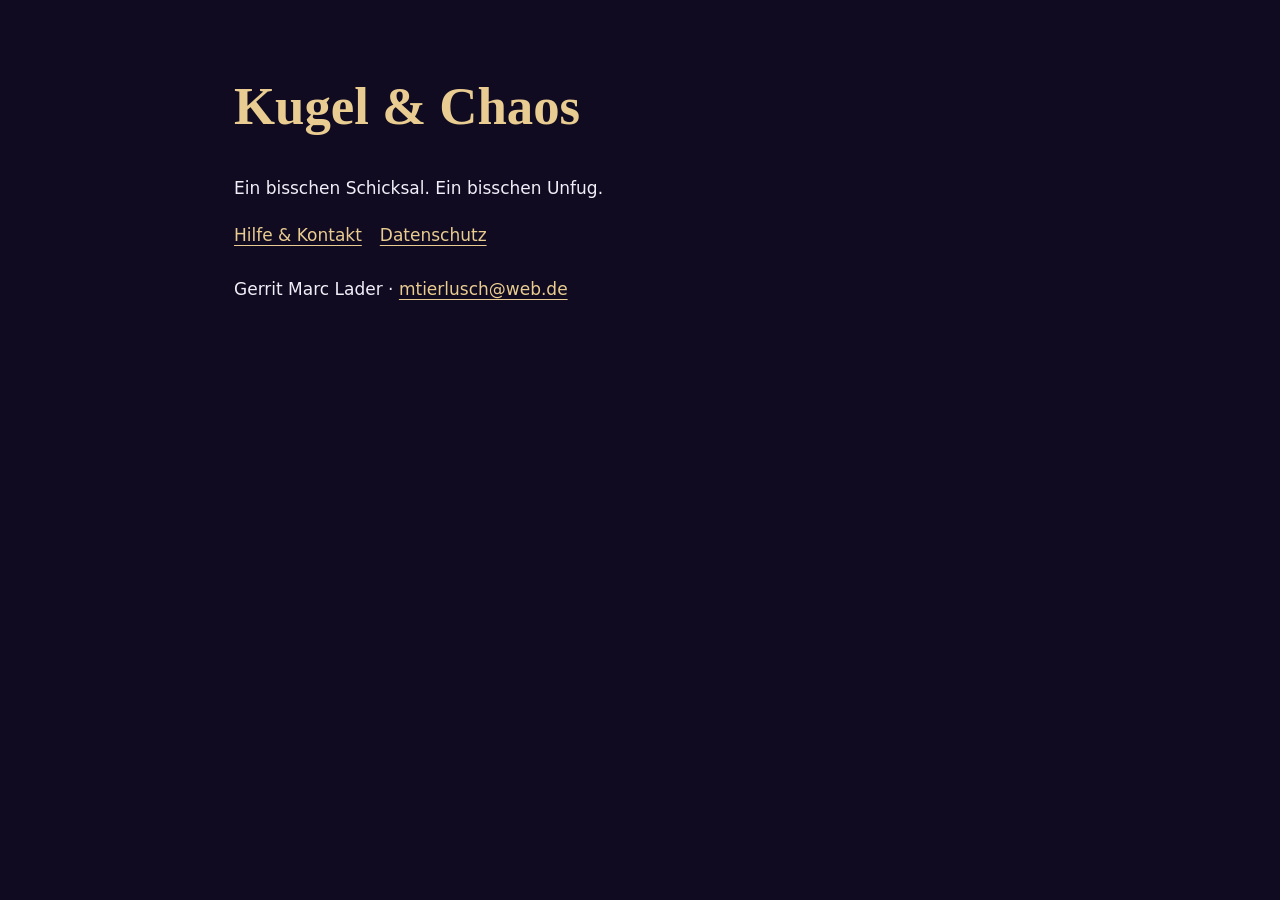
<file: index.html>
<!doctype html><html lang="de"><head><meta charset="utf-8"><meta name="viewport" content="width=device-width,initial-scale=1"><title>Kugel &amp; Chaos — Hilfe</title><link rel="stylesheet" href="style.css"></head><body><main><h1>Kugel &amp; Chaos</h1><p>Ein bisschen Schicksal. Ein bisschen Unfug.</p><nav><a href="support.html">Hilfe &amp; Kontakt</a><a href="privacy.html">Datenschutz</a></nav><p>Gerrit Marc Lader · <a href="mailto:mtierlusch@web.de">mtierlusch@web.de</a></p></main></body></html>
</file>
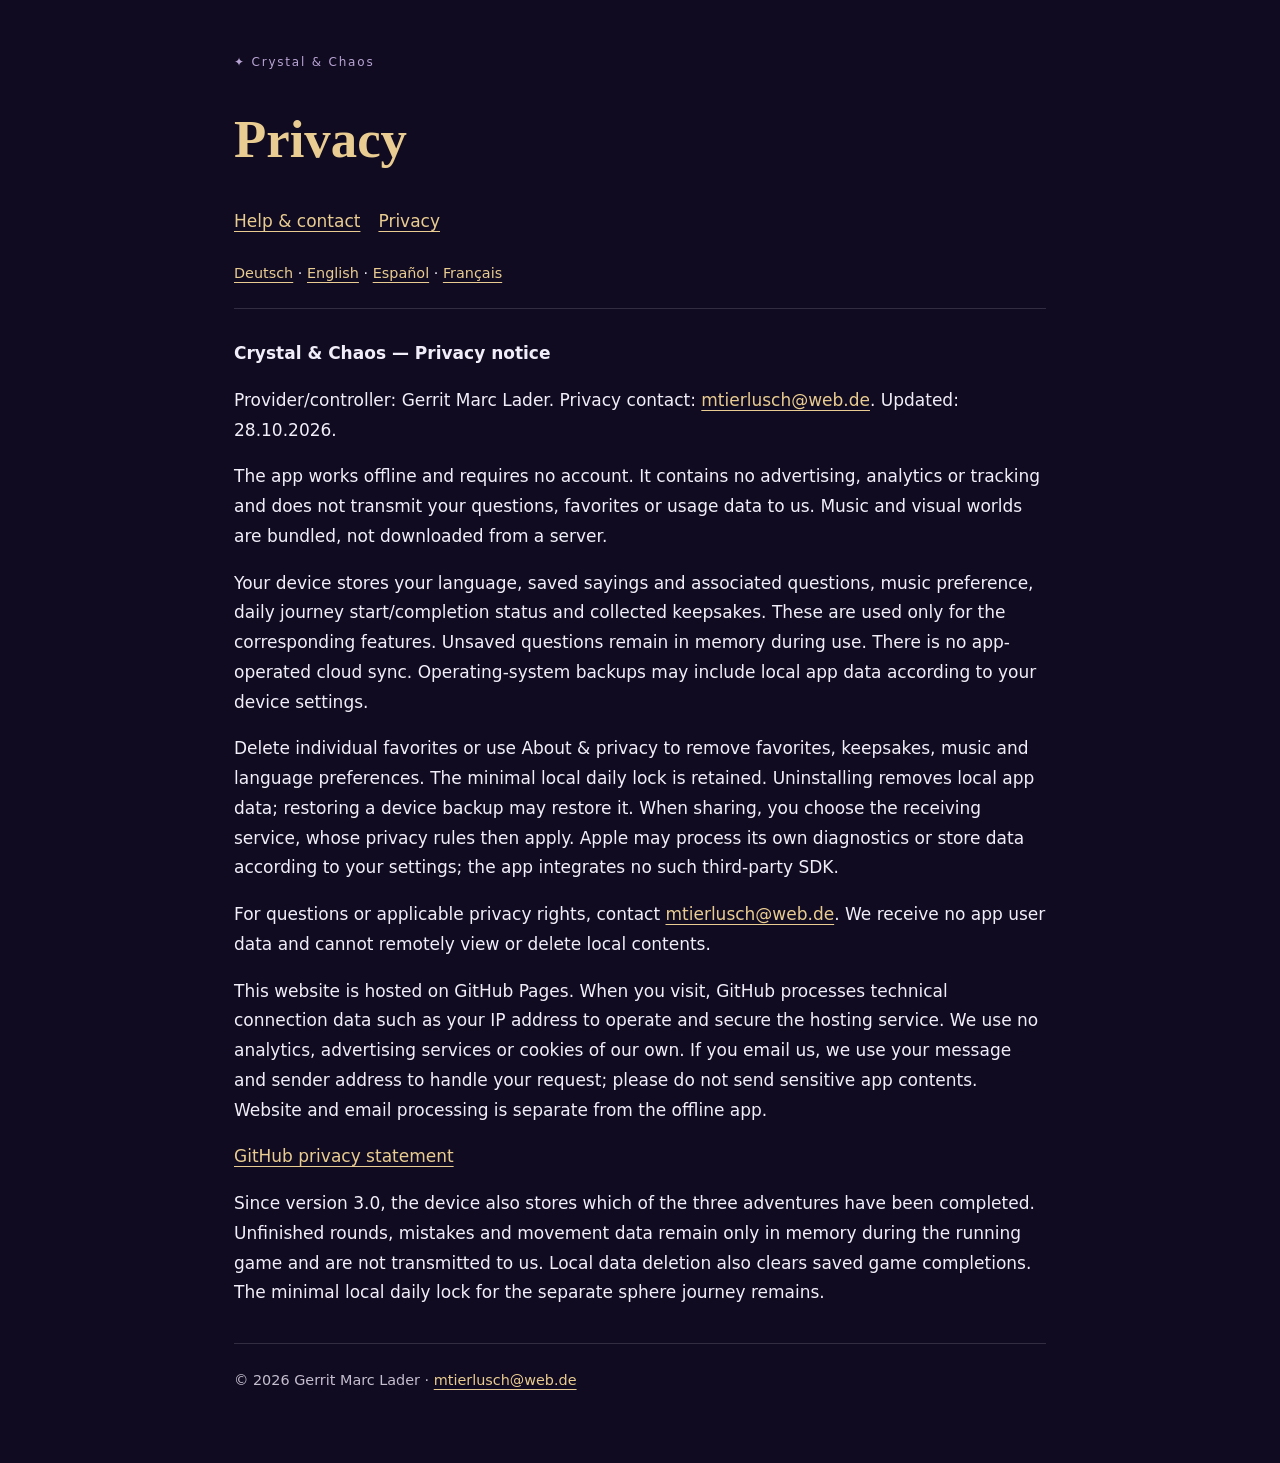
<file: privacy-en.html>
<!doctype html>
<html lang="en"><head><meta charset="utf-8"><meta name="viewport" content="width=device-width,initial-scale=1"><meta name="description" content="Privacy — Crystal &amp; Chaos"><title>Privacy — Crystal &amp; Chaos</title><link rel="stylesheet" href="style.css"></head>
<body><main><header><p class="badge">✦ Crystal &amp; Chaos</p><h1>Privacy</h1><nav><a href="support-en.html">Help & contact</a><a href="privacy-en.html">Privacy</a></nav><div class="languages"><a href="privacy.html" lang="de" hreflang="de">Deutsch</a> · <a href="privacy-en.html" lang="en" hreflang="en">English</a> · <a href="privacy-es.html" lang="es" hreflang="es">Español</a> · <a href="privacy-fr.html" lang="fr" hreflang="fr">Français</a></div></header><article><p><strong>Crystal &amp; Chaos — Privacy notice</strong></p>
<p>Provider/controller: Gerrit Marc Lader. Privacy contact: <a href="mailto:mtierlusch@web.de">mtierlusch@web.de</a>. Updated: 28.10.2026.</p>
<p>The app works offline and requires no account. It contains no advertising, analytics or tracking and does not transmit your questions, favorites or usage data to us. Music and visual worlds are bundled, not downloaded from a server.</p>
<p>Your device stores your language, saved sayings and associated questions, music preference, daily journey start/completion status and collected keepsakes. These are used only for the corresponding features. Unsaved questions remain in memory during use. There is no app-operated cloud sync. Operating-system backups may include local app data according to your device settings.</p>
<p>Delete individual favorites or use About &amp; privacy to remove favorites, keepsakes, music and language preferences. The minimal local daily lock is retained. Uninstalling removes local app data; restoring a device backup may restore it. When sharing, you choose the receiving service, whose privacy rules then apply. Apple may process its own diagnostics or store data according to your settings; the app integrates no such third-party SDK.</p>
<p>For questions or applicable privacy rights, contact <a href="mailto:mtierlusch@web.de">mtierlusch@web.de</a>. We receive no app user data and cannot remotely view or delete local contents.</p><p>This website is hosted on GitHub Pages. When you visit, GitHub processes technical connection data such as your IP address to operate and secure the hosting service. We use no analytics, advertising services or cookies of our own. If you email us, we use your message and sender address to handle your request; please do not send sensitive app contents. Website and email processing is separate from the offline app.</p><p><a href="https://docs.github.com/en/site-policy/privacy-policies/github-general-privacy-statement">GitHub privacy statement</a></p><p>Since version 3.0, the device also stores which of the three adventures have been completed. Unfinished rounds, mistakes and movement data remain only in memory during the running game and are not transmitted to us. Local data deletion also clears saved game completions. The minimal local daily lock for the separate sphere journey remains.</p></article><footer>© 2026 Gerrit Marc Lader · <a href="mailto:mtierlusch@web.de">mtierlusch@web.de</a></footer></main></body></html>
</file>
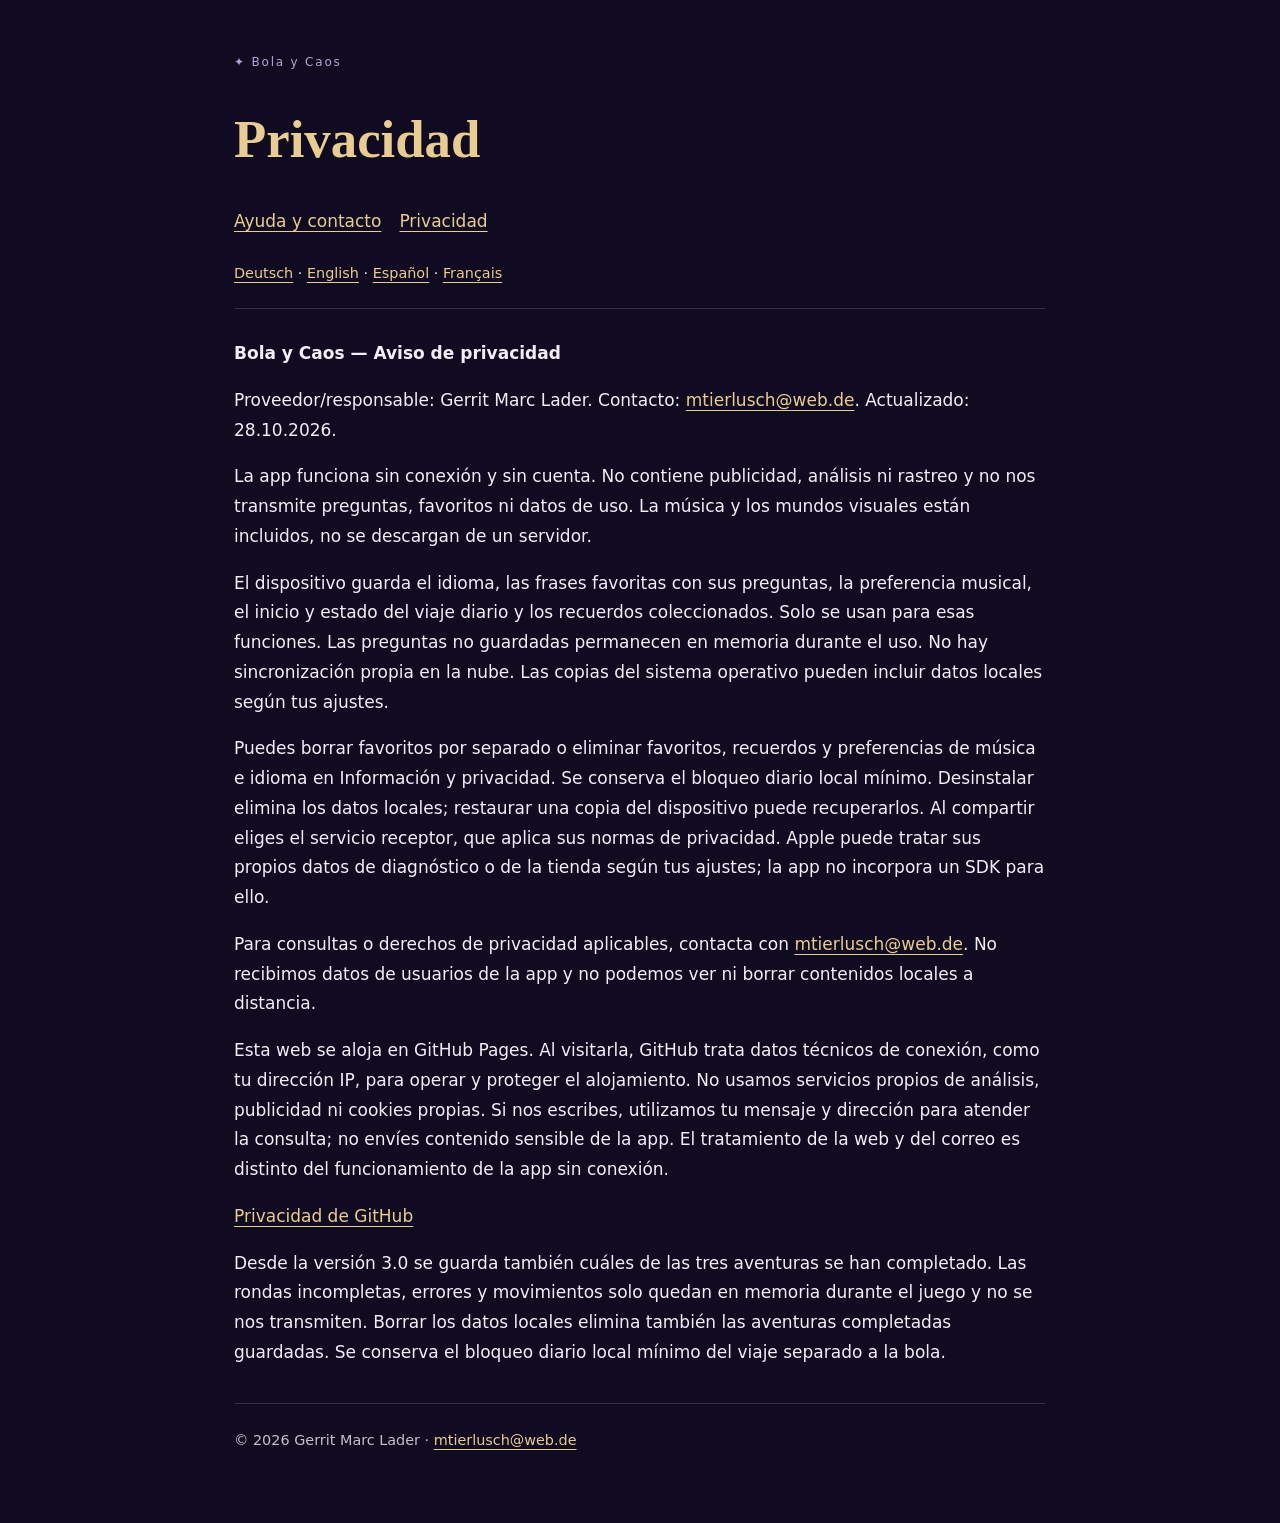
<file: privacy-es.html>
<!doctype html>
<html lang="es"><head><meta charset="utf-8"><meta name="viewport" content="width=device-width,initial-scale=1"><meta name="description" content="Privacidad — Bola y Caos"><title>Privacidad — Bola y Caos</title><link rel="stylesheet" href="style.css"></head>
<body><main><header><p class="badge">✦ Bola y Caos</p><h1>Privacidad</h1><nav><a href="support-es.html">Ayuda y contacto</a><a href="privacy-es.html">Privacidad</a></nav><div class="languages"><a href="privacy.html" lang="de" hreflang="de">Deutsch</a> · <a href="privacy-en.html" lang="en" hreflang="en">English</a> · <a href="privacy-es.html" lang="es" hreflang="es">Español</a> · <a href="privacy-fr.html" lang="fr" hreflang="fr">Français</a></div></header><article><p><strong>Bola y Caos — Aviso de privacidad</strong></p>
<p>Proveedor/responsable: Gerrit Marc Lader. Contacto: <a href="mailto:mtierlusch@web.de">mtierlusch@web.de</a>. Actualizado: 28.10.2026.</p>
<p>La app funciona sin conexión y sin cuenta. No contiene publicidad, análisis ni rastreo y no nos transmite preguntas, favoritos ni datos de uso. La música y los mundos visuales están incluidos, no se descargan de un servidor.</p>
<p>El dispositivo guarda el idioma, las frases favoritas con sus preguntas, la preferencia musical, el inicio y estado del viaje diario y los recuerdos coleccionados. Solo se usan para esas funciones. Las preguntas no guardadas permanecen en memoria durante el uso. No hay sincronización propia en la nube. Las copias del sistema operativo pueden incluir datos locales según tus ajustes.</p>
<p>Puedes borrar favoritos por separado o eliminar favoritos, recuerdos y preferencias de música e idioma en Información y privacidad. Se conserva el bloqueo diario local mínimo. Desinstalar elimina los datos locales; restaurar una copia del dispositivo puede recuperarlos. Al compartir eliges el servicio receptor, que aplica sus normas de privacidad. Apple puede tratar sus propios datos de diagnóstico o de la tienda según tus ajustes; la app no incorpora un SDK para ello.</p>
<p>Para consultas o derechos de privacidad aplicables, contacta con <a href="mailto:mtierlusch@web.de">mtierlusch@web.de</a>. No recibimos datos de usuarios de la app y no podemos ver ni borrar contenidos locales a distancia.</p><p>Esta web se aloja en GitHub Pages. Al visitarla, GitHub trata datos técnicos de conexión, como tu dirección IP, para operar y proteger el alojamiento. No usamos servicios propios de análisis, publicidad ni cookies propias. Si nos escribes, utilizamos tu mensaje y dirección para atender la consulta; no envíes contenido sensible de la app. El tratamiento de la web y del correo es distinto del funcionamiento de la app sin conexión.</p><p><a href="https://docs.github.com/en/site-policy/privacy-policies/github-general-privacy-statement">Privacidad de GitHub</a></p><p>Desde la versión 3.0 se guarda también cuáles de las tres aventuras se han completado. Las rondas incompletas, errores y movimientos solo quedan en memoria durante el juego y no se nos transmiten. Borrar los datos locales elimina también las aventuras completadas guardadas. Se conserva el bloqueo diario local mínimo del viaje separado a la bola.</p></article><footer>© 2026 Gerrit Marc Lader · <a href="mailto:mtierlusch@web.de">mtierlusch@web.de</a></footer></main></body></html>
</file>
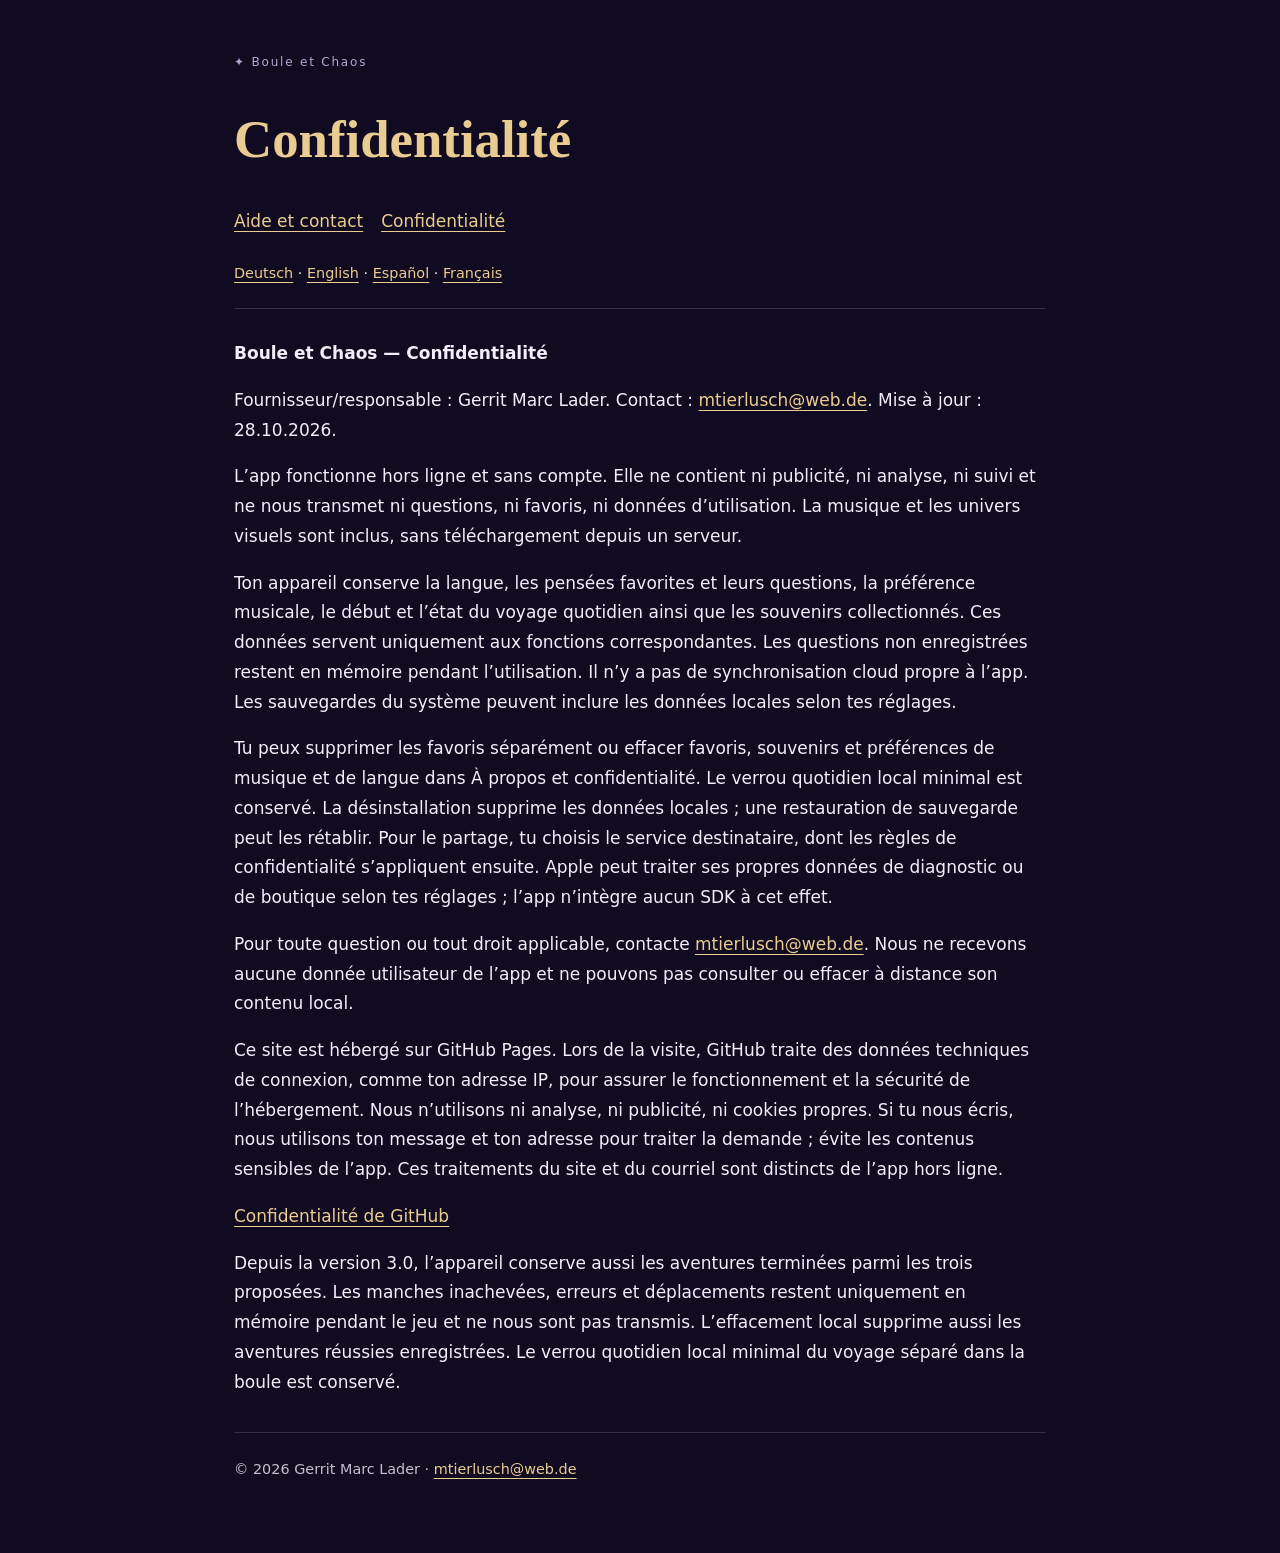
<file: privacy-fr.html>
<!doctype html>
<html lang="fr"><head><meta charset="utf-8"><meta name="viewport" content="width=device-width,initial-scale=1"><meta name="description" content="Confidentialité — Boule et Chaos"><title>Confidentialité — Boule et Chaos</title><link rel="stylesheet" href="style.css"></head>
<body><main><header><p class="badge">✦ Boule et Chaos</p><h1>Confidentialité</h1><nav><a href="support-fr.html">Aide et contact</a><a href="privacy-fr.html">Confidentialité</a></nav><div class="languages"><a href="privacy.html" lang="de" hreflang="de">Deutsch</a> · <a href="privacy-en.html" lang="en" hreflang="en">English</a> · <a href="privacy-es.html" lang="es" hreflang="es">Español</a> · <a href="privacy-fr.html" lang="fr" hreflang="fr">Français</a></div></header><article><p><strong>Boule et Chaos — Confidentialité</strong></p>
<p>Fournisseur/responsable : Gerrit Marc Lader. Contact : <a href="mailto:mtierlusch@web.de">mtierlusch@web.de</a>. Mise à jour : 28.10.2026.</p>
<p>L’app fonctionne hors ligne et sans compte. Elle ne contient ni publicité, ni analyse, ni suivi et ne nous transmet ni questions, ni favoris, ni données d’utilisation. La musique et les univers visuels sont inclus, sans téléchargement depuis un serveur.</p>
<p>Ton appareil conserve la langue, les pensées favorites et leurs questions, la préférence musicale, le début et l’état du voyage quotidien ainsi que les souvenirs collectionnés. Ces données servent uniquement aux fonctions correspondantes. Les questions non enregistrées restent en mémoire pendant l’utilisation. Il n’y a pas de synchronisation cloud propre à l’app. Les sauvegardes du système peuvent inclure les données locales selon tes réglages.</p>
<p>Tu peux supprimer les favoris séparément ou effacer favoris, souvenirs et préférences de musique et de langue dans À propos et confidentialité. Le verrou quotidien local minimal est conservé. La désinstallation supprime les données locales ; une restauration de sauvegarde peut les rétablir. Pour le partage, tu choisis le service destinataire, dont les règles de confidentialité s’appliquent ensuite. Apple peut traiter ses propres données de diagnostic ou de boutique selon tes réglages ; l’app n’intègre aucun SDK à cet effet.</p>
<p>Pour toute question ou tout droit applicable, contacte <a href="mailto:mtierlusch@web.de">mtierlusch@web.de</a>. Nous ne recevons aucune donnée utilisateur de l’app et ne pouvons pas consulter ou effacer à distance son contenu local.</p><p>Ce site est hébergé sur GitHub Pages. Lors de la visite, GitHub traite des données techniques de connexion, comme ton adresse IP, pour assurer le fonctionnement et la sécurité de l’hébergement. Nous n’utilisons ni analyse, ni publicité, ni cookies propres. Si tu nous écris, nous utilisons ton message et ton adresse pour traiter la demande ; évite les contenus sensibles de l’app. Ces traitements du site et du courriel sont distincts de l’app hors ligne.</p><p><a href="https://docs.github.com/en/site-policy/privacy-policies/github-general-privacy-statement">Confidentialité de GitHub</a></p><p>Depuis la version 3.0, l’appareil conserve aussi les aventures terminées parmi les trois proposées. Les manches inachevées, erreurs et déplacements restent uniquement en mémoire pendant le jeu et ne nous sont pas transmis. L’effacement local supprime aussi les aventures réussies enregistrées. Le verrou quotidien local minimal du voyage séparé dans la boule est conservé.</p></article><footer>© 2026 Gerrit Marc Lader · <a href="mailto:mtierlusch@web.de">mtierlusch@web.de</a></footer></main></body></html>
</file>
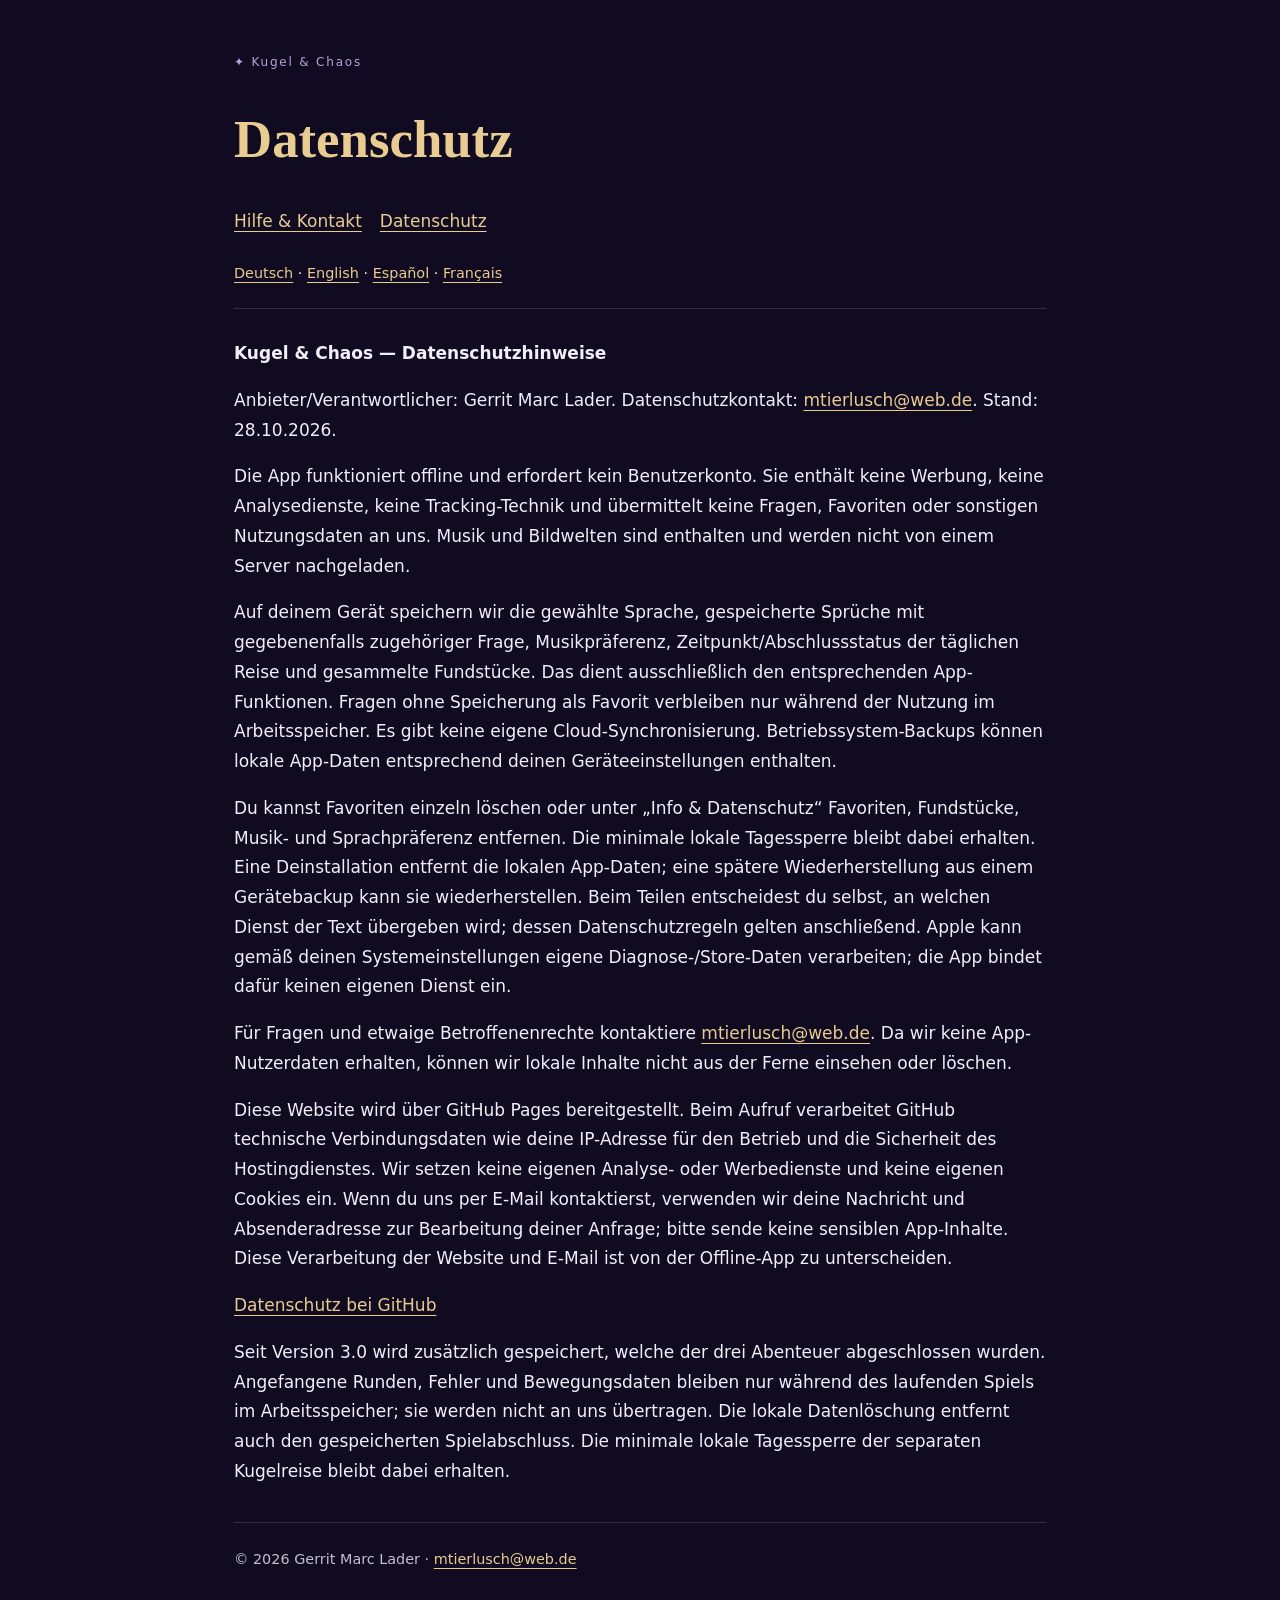
<file: privacy.html>
<!doctype html>
<html lang="de"><head><meta charset="utf-8"><meta name="viewport" content="width=device-width,initial-scale=1"><meta name="description" content="Datenschutz — Kugel &amp; Chaos"><title>Datenschutz — Kugel &amp; Chaos</title><link rel="stylesheet" href="style.css"></head>
<body><main><header><p class="badge">✦ Kugel &amp; Chaos</p><h1>Datenschutz</h1><nav><a href="support.html">Hilfe & Kontakt</a><a href="privacy.html">Datenschutz</a></nav><div class="languages"><a href="privacy.html" lang="de" hreflang="de">Deutsch</a> · <a href="privacy-en.html" lang="en" hreflang="en">English</a> · <a href="privacy-es.html" lang="es" hreflang="es">Español</a> · <a href="privacy-fr.html" lang="fr" hreflang="fr">Français</a></div></header><article><p><strong>Kugel &amp; Chaos — Datenschutzhinweise</strong></p>
<p>Anbieter/Verantwortlicher: Gerrit Marc Lader. Datenschutzkontakt: <a href="mailto:mtierlusch@web.de">mtierlusch@web.de</a>. Stand: 28.10.2026.</p>
<p>Die App funktioniert offline und erfordert kein Benutzerkonto. Sie enthält keine Werbung, keine Analysedienste, keine Tracking-Technik und übermittelt keine Fragen, Favoriten oder sonstigen Nutzungsdaten an uns. Musik und Bildwelten sind enthalten und werden nicht von einem Server nachgeladen.</p>
<p>Auf deinem Gerät speichern wir die gewählte Sprache, gespeicherte Sprüche mit gegebenenfalls zugehöriger Frage, Musikpräferenz, Zeitpunkt/Abschlussstatus der täglichen Reise und gesammelte Fundstücke. Das dient ausschließlich den entsprechenden App-Funktionen. Fragen ohne Speicherung als Favorit verbleiben nur während der Nutzung im Arbeitsspeicher. Es gibt keine eigene Cloud-Synchronisierung. Betriebssystem-Backups können lokale App-Daten entsprechend deinen Geräteeinstellungen enthalten.</p>
<p>Du kannst Favoriten einzeln löschen oder unter „Info &amp; Datenschutz“ Favoriten, Fundstücke, Musik- und Sprachpräferenz entfernen. Die minimale lokale Tagessperre bleibt dabei erhalten. Eine Deinstallation entfernt die lokalen App-Daten; eine spätere Wiederherstellung aus einem Gerätebackup kann sie wiederherstellen. Beim Teilen entscheidest du selbst, an welchen Dienst der Text übergeben wird; dessen Datenschutzregeln gelten anschließend. Apple kann gemäß deinen Systemeinstellungen eigene Diagnose-/Store-Daten verarbeiten; die App bindet dafür keinen eigenen Dienst ein.</p>
<p>Für Fragen und etwaige Betroffenenrechte kontaktiere <a href="mailto:mtierlusch@web.de">mtierlusch@web.de</a>. Da wir keine App-Nutzerdaten erhalten, können wir lokale Inhalte nicht aus der Ferne einsehen oder löschen.</p><p>Diese Website wird über GitHub Pages bereitgestellt. Beim Aufruf verarbeitet GitHub technische Verbindungsdaten wie deine IP-Adresse für den Betrieb und die Sicherheit des Hostingdienstes. Wir setzen keine eigenen Analyse- oder Werbedienste und keine eigenen Cookies ein. Wenn du uns per E-Mail kontaktierst, verwenden wir deine Nachricht und Absenderadresse zur Bearbeitung deiner Anfrage; bitte sende keine sensiblen App-Inhalte. Diese Verarbeitung der Website und E-Mail ist von der Offline-App zu unterscheiden.</p><p><a href="https://docs.github.com/en/site-policy/privacy-policies/github-general-privacy-statement">Datenschutz bei GitHub</a></p><p>Seit Version 3.0 wird zusätzlich gespeichert, welche der drei Abenteuer abgeschlossen wurden. Angefangene Runden, Fehler und Bewegungsdaten bleiben nur während des laufenden Spiels im Arbeitsspeicher; sie werden nicht an uns übertragen. Die lokale Datenlöschung entfernt auch den gespeicherten Spielabschluss. Die minimale lokale Tagessperre der separaten Kugelreise bleibt dabei erhalten.</p></article><footer>© 2026 Gerrit Marc Lader · <a href="mailto:mtierlusch@web.de">mtierlusch@web.de</a></footer></main></body></html>
</file>
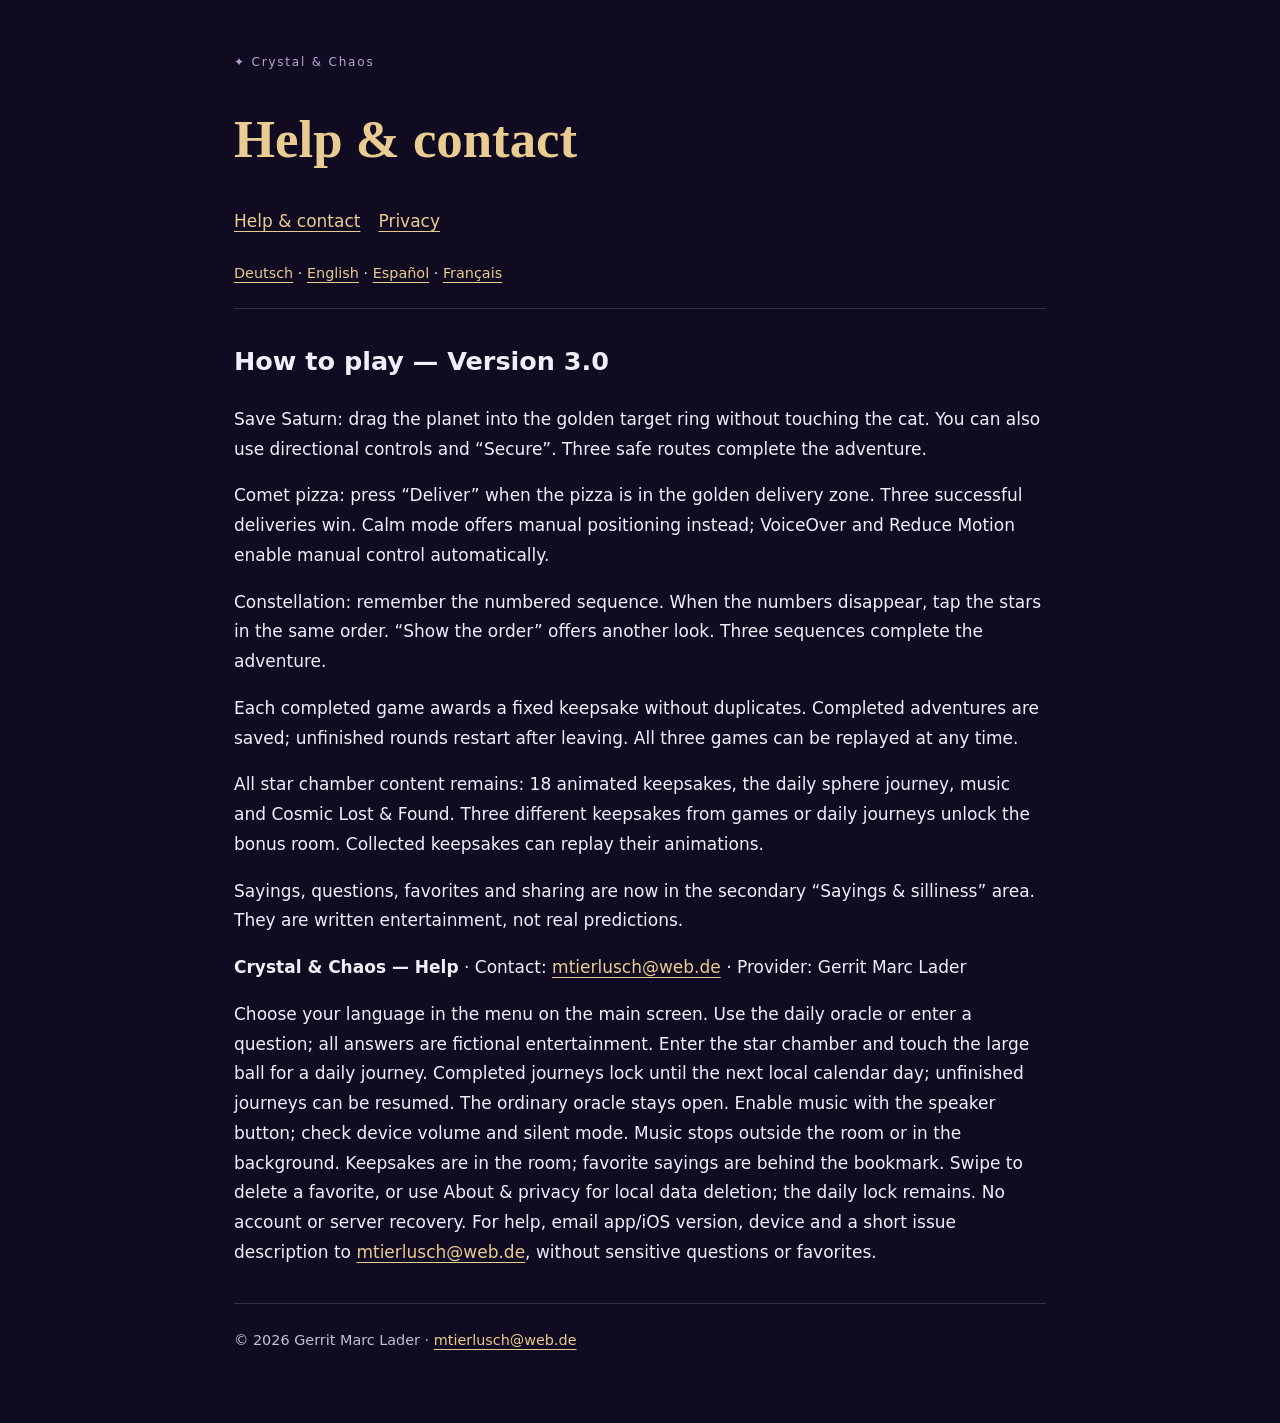
<file: support-en.html>
<!doctype html>
<html lang="en"><head><meta charset="utf-8"><meta name="viewport" content="width=device-width,initial-scale=1"><meta name="description" content="Help &amp; contact — Crystal &amp; Chaos"><title>Help &amp; contact — Crystal &amp; Chaos</title><link rel="stylesheet" href="style.css"></head>
<body><main><header><p class="badge">✦ Crystal &amp; Chaos</p><h1>Help &amp; contact</h1><nav><a href="support-en.html">Help & contact</a><a href="privacy-en.html">Privacy</a></nav><div class="languages"><a href="support.html" lang="de" hreflang="de">Deutsch</a> · <a href="support-en.html" lang="en" hreflang="en">English</a> · <a href="support-es.html" lang="es" hreflang="es">Español</a> · <a href="support-fr.html" lang="fr" hreflang="fr">Français</a></div></header><article><section><h2>How to play — Version 3.0</h2><p>Save Saturn: drag the planet into the golden target ring without touching the cat. You can also use directional controls and “Secure”. Three safe routes complete the adventure.</p><p>Comet pizza: press “Deliver” when the pizza is in the golden delivery zone. Three successful deliveries win. Calm mode offers manual positioning instead; VoiceOver and Reduce Motion enable manual control automatically.</p><p>Constellation: remember the numbered sequence. When the numbers disappear, tap the stars in the same order. “Show the order” offers another look. Three sequences complete the adventure.</p><p>Each completed game awards a fixed keepsake without duplicates. Completed adventures are saved; unfinished rounds restart after leaving. All three games can be replayed at any time.</p><p>All star chamber content remains: 18 animated keepsakes, the daily sphere journey, music and Cosmic Lost &amp; Found. Three different keepsakes from games or daily journeys unlock the bonus room. Collected keepsakes can replay their animations.</p><p>Sayings, questions, favorites and sharing are now in the secondary “Sayings &amp; silliness” area. They are written entertainment, not real predictions.</p></section><p><strong>Crystal &amp; Chaos — Help</strong> · Contact: <a href="mailto:mtierlusch@web.de">mtierlusch@web.de</a> · Provider: Gerrit Marc Lader</p>
<p>Choose your language in the menu on the main screen. Use the daily oracle or enter a question; all answers are fictional entertainment. Enter the star chamber and touch the large ball for a daily journey. Completed journeys lock until the next local calendar day; unfinished journeys can be resumed. The ordinary oracle stays open. Enable music with the speaker button; check device volume and silent mode. Music stops outside the room or in the background. Keepsakes are in the room; favorite sayings are behind the bookmark. Swipe to delete a favorite, or use About &amp; privacy for local data deletion; the daily lock remains. No account or server recovery. For help, email app/iOS version, device and a short issue description to <a href="mailto:mtierlusch@web.de">mtierlusch@web.de</a>, without sensitive questions or favorites.</p></article><footer>© 2026 Gerrit Marc Lader · <a href="mailto:mtierlusch@web.de">mtierlusch@web.de</a></footer></main></body></html>
</file>
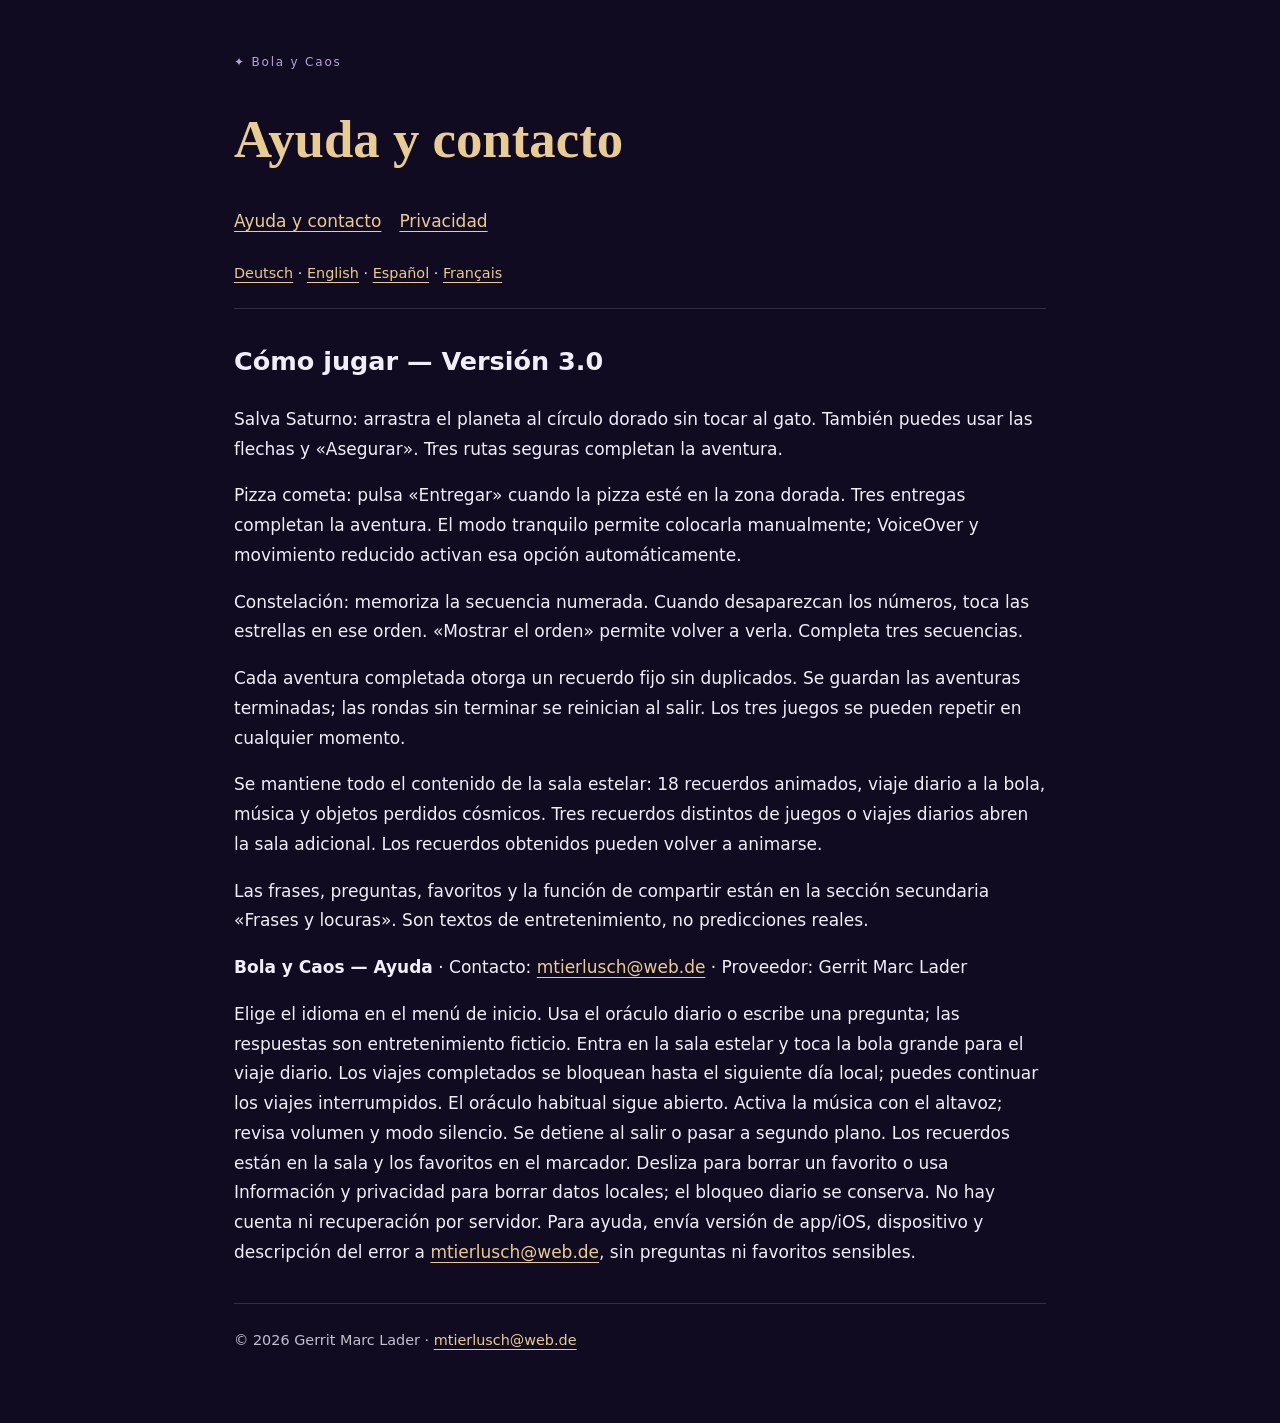
<file: support-es.html>
<!doctype html>
<html lang="es"><head><meta charset="utf-8"><meta name="viewport" content="width=device-width,initial-scale=1"><meta name="description" content="Ayuda y contacto — Bola y Caos"><title>Ayuda y contacto — Bola y Caos</title><link rel="stylesheet" href="style.css"></head>
<body><main><header><p class="badge">✦ Bola y Caos</p><h1>Ayuda y contacto</h1><nav><a href="support-es.html">Ayuda y contacto</a><a href="privacy-es.html">Privacidad</a></nav><div class="languages"><a href="support.html" lang="de" hreflang="de">Deutsch</a> · <a href="support-en.html" lang="en" hreflang="en">English</a> · <a href="support-es.html" lang="es" hreflang="es">Español</a> · <a href="support-fr.html" lang="fr" hreflang="fr">Français</a></div></header><article><section><h2>Cómo jugar — Versión 3.0</h2><p>Salva Saturno: arrastra el planeta al círculo dorado sin tocar al gato. También puedes usar las flechas y «Asegurar». Tres rutas seguras completan la aventura.</p><p>Pizza cometa: pulsa «Entregar» cuando la pizza esté en la zona dorada. Tres entregas completan la aventura. El modo tranquilo permite colocarla manualmente; VoiceOver y movimiento reducido activan esa opción automáticamente.</p><p>Constelación: memoriza la secuencia numerada. Cuando desaparezcan los números, toca las estrellas en ese orden. «Mostrar el orden» permite volver a verla. Completa tres secuencias.</p><p>Cada aventura completada otorga un recuerdo fijo sin duplicados. Se guardan las aventuras terminadas; las rondas sin terminar se reinician al salir. Los tres juegos se pueden repetir en cualquier momento.</p><p>Se mantiene todo el contenido de la sala estelar: 18 recuerdos animados, viaje diario a la bola, música y objetos perdidos cósmicos. Tres recuerdos distintos de juegos o viajes diarios abren la sala adicional. Los recuerdos obtenidos pueden volver a animarse.</p><p>Las frases, preguntas, favoritos y la función de compartir están en la sección secundaria «Frases y locuras». Son textos de entretenimiento, no predicciones reales.</p></section><p><strong>Bola y Caos — Ayuda</strong> · Contacto: <a href="mailto:mtierlusch@web.de">mtierlusch@web.de</a> · Proveedor: Gerrit Marc Lader</p>
<p>Elige el idioma en el menú de inicio. Usa el oráculo diario o escribe una pregunta; las respuestas son entretenimiento ficticio. Entra en la sala estelar y toca la bola grande para el viaje diario. Los viajes completados se bloquean hasta el siguiente día local; puedes continuar los viajes interrumpidos. El oráculo habitual sigue abierto. Activa la música con el altavoz; revisa volumen y modo silencio. Se detiene al salir o pasar a segundo plano. Los recuerdos están en la sala y los favoritos en el marcador. Desliza para borrar un favorito o usa Información y privacidad para borrar datos locales; el bloqueo diario se conserva. No hay cuenta ni recuperación por servidor. Para ayuda, envía versión de app/iOS, dispositivo y descripción del error a <a href="mailto:mtierlusch@web.de">mtierlusch@web.de</a>, sin preguntas ni favoritos sensibles.</p></article><footer>© 2026 Gerrit Marc Lader · <a href="mailto:mtierlusch@web.de">mtierlusch@web.de</a></footer></main></body></html>
</file>
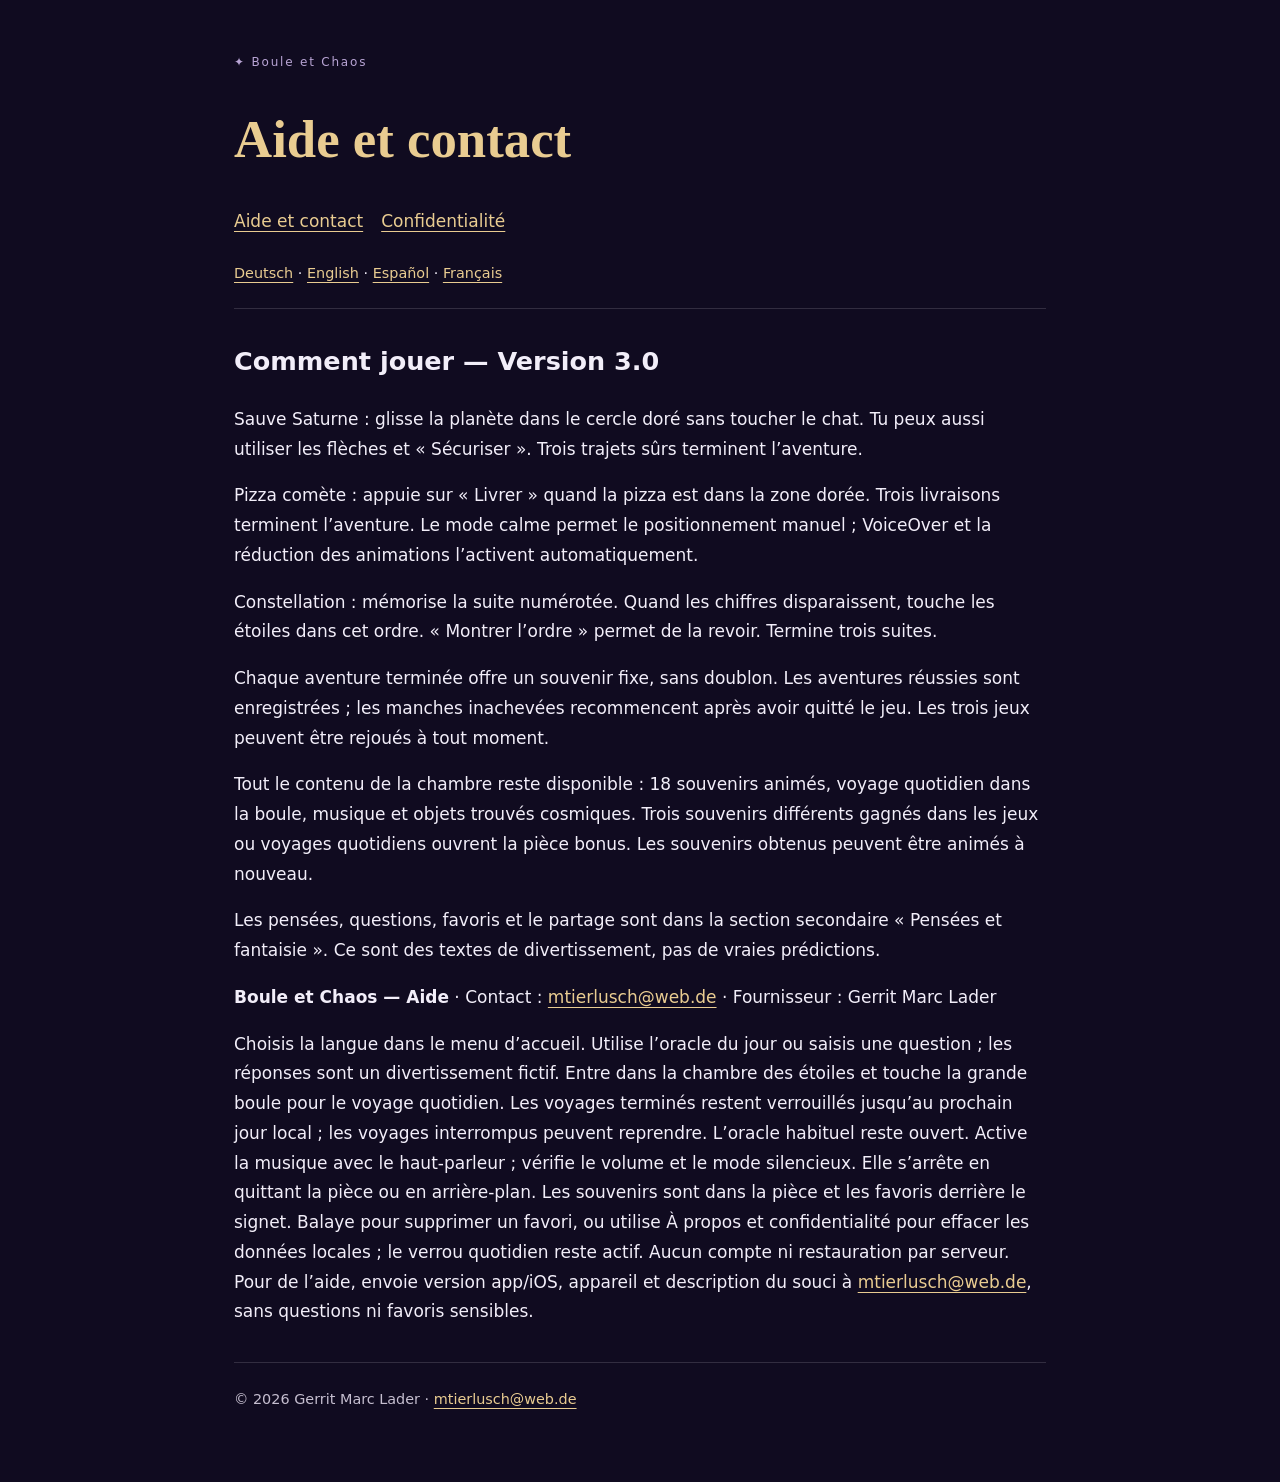
<file: support-fr.html>
<!doctype html>
<html lang="fr"><head><meta charset="utf-8"><meta name="viewport" content="width=device-width,initial-scale=1"><meta name="description" content="Aide et contact — Boule et Chaos"><title>Aide et contact — Boule et Chaos</title><link rel="stylesheet" href="style.css"></head>
<body><main><header><p class="badge">✦ Boule et Chaos</p><h1>Aide et contact</h1><nav><a href="support-fr.html">Aide et contact</a><a href="privacy-fr.html">Confidentialité</a></nav><div class="languages"><a href="support.html" lang="de" hreflang="de">Deutsch</a> · <a href="support-en.html" lang="en" hreflang="en">English</a> · <a href="support-es.html" lang="es" hreflang="es">Español</a> · <a href="support-fr.html" lang="fr" hreflang="fr">Français</a></div></header><article><section><h2>Comment jouer — Version 3.0</h2><p>Sauve Saturne : glisse la planète dans le cercle doré sans toucher le chat. Tu peux aussi utiliser les flèches et « Sécuriser ». Trois trajets sûrs terminent l’aventure.</p><p>Pizza comète : appuie sur « Livrer » quand la pizza est dans la zone dorée. Trois livraisons terminent l’aventure. Le mode calme permet le positionnement manuel ; VoiceOver et la réduction des animations l’activent automatiquement.</p><p>Constellation : mémorise la suite numérotée. Quand les chiffres disparaissent, touche les étoiles dans cet ordre. « Montrer l’ordre » permet de la revoir. Termine trois suites.</p><p>Chaque aventure terminée offre un souvenir fixe, sans doublon. Les aventures réussies sont enregistrées ; les manches inachevées recommencent après avoir quitté le jeu. Les trois jeux peuvent être rejoués à tout moment.</p><p>Tout le contenu de la chambre reste disponible : 18 souvenirs animés, voyage quotidien dans la boule, musique et objets trouvés cosmiques. Trois souvenirs différents gagnés dans les jeux ou voyages quotidiens ouvrent la pièce bonus. Les souvenirs obtenus peuvent être animés à nouveau.</p><p>Les pensées, questions, favoris et le partage sont dans la section secondaire « Pensées et fantaisie ». Ce sont des textes de divertissement, pas de vraies prédictions.</p></section><p><strong>Boule et Chaos — Aide</strong> · Contact : <a href="mailto:mtierlusch@web.de">mtierlusch@web.de</a> · Fournisseur : Gerrit Marc Lader</p>
<p>Choisis la langue dans le menu d’accueil. Utilise l’oracle du jour ou saisis une question ; les réponses sont un divertissement fictif. Entre dans la chambre des étoiles et touche la grande boule pour le voyage quotidien. Les voyages terminés restent verrouillés jusqu’au prochain jour local ; les voyages interrompus peuvent reprendre. L’oracle habituel reste ouvert. Active la musique avec le haut-parleur ; vérifie le volume et le mode silencieux. Elle s’arrête en quittant la pièce ou en arrière-plan. Les souvenirs sont dans la pièce et les favoris derrière le signet. Balaye pour supprimer un favori, ou utilise À propos et confidentialité pour effacer les données locales ; le verrou quotidien reste actif. Aucun compte ni restauration par serveur. Pour de l’aide, envoie version app/iOS, appareil et description du souci à <a href="mailto:mtierlusch@web.de">mtierlusch@web.de</a>, sans questions ni favoris sensibles.</p></article><footer>© 2026 Gerrit Marc Lader · <a href="mailto:mtierlusch@web.de">mtierlusch@web.de</a></footer></main></body></html>
</file>
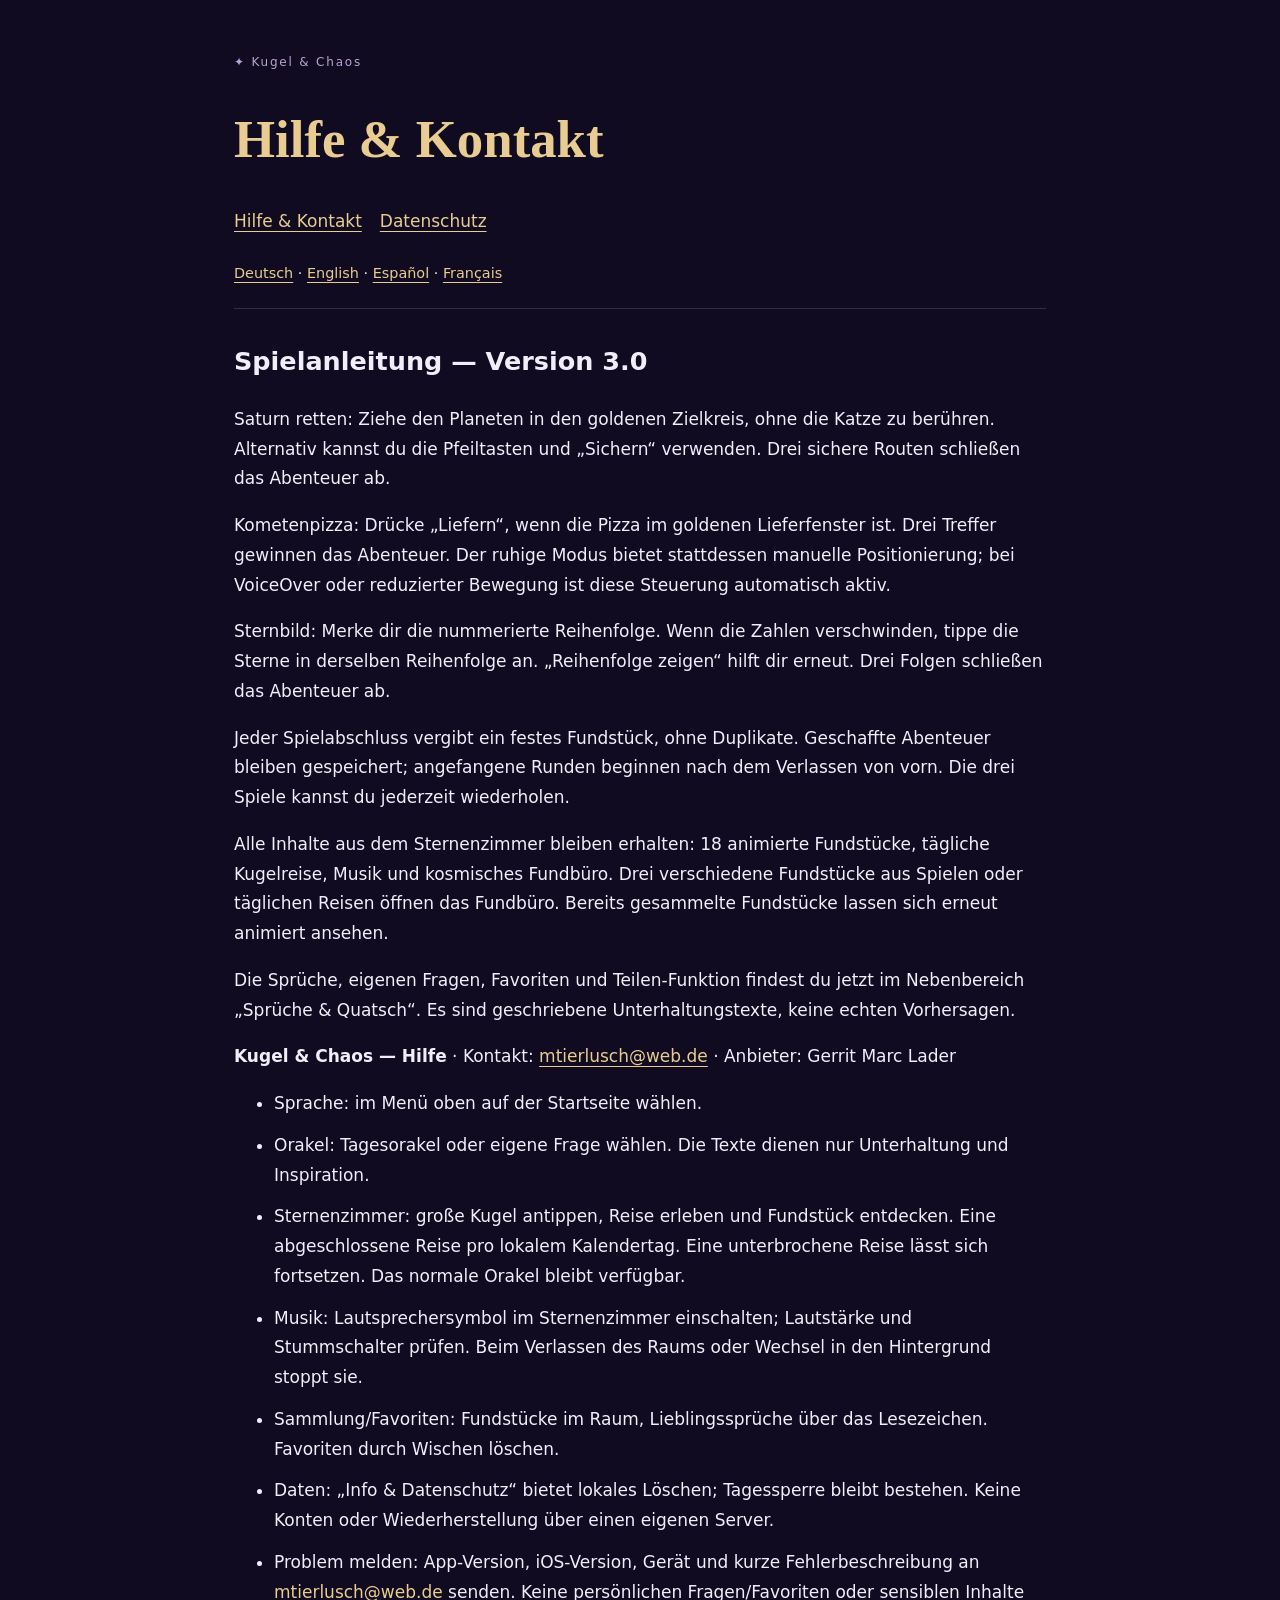
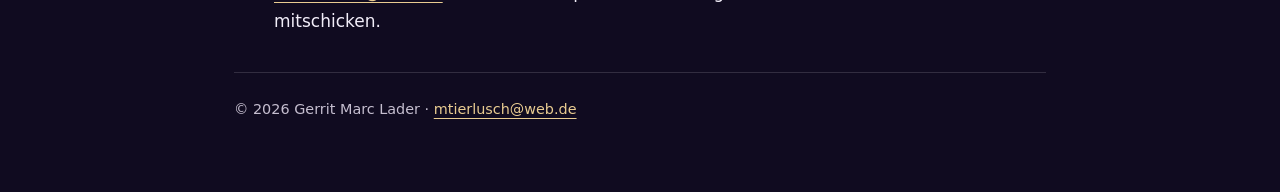
<file: support.html>
<!doctype html>
<html lang="de"><head><meta charset="utf-8"><meta name="viewport" content="width=device-width,initial-scale=1"><meta name="description" content="Hilfe &amp; Kontakt — Kugel &amp; Chaos"><title>Hilfe &amp; Kontakt — Kugel &amp; Chaos</title><link rel="stylesheet" href="style.css"></head>
<body><main><header><p class="badge">✦ Kugel &amp; Chaos</p><h1>Hilfe &amp; Kontakt</h1><nav><a href="support.html">Hilfe & Kontakt</a><a href="privacy.html">Datenschutz</a></nav><div class="languages"><a href="support.html" lang="de" hreflang="de">Deutsch</a> · <a href="support-en.html" lang="en" hreflang="en">English</a> · <a href="support-es.html" lang="es" hreflang="es">Español</a> · <a href="support-fr.html" lang="fr" hreflang="fr">Français</a></div></header><article><section><h2>Spielanleitung — Version 3.0</h2><p>Saturn retten: Ziehe den Planeten in den goldenen Zielkreis, ohne die Katze zu berühren. Alternativ kannst du die Pfeiltasten und „Sichern“ verwenden. Drei sichere Routen schließen das Abenteuer ab.</p><p>Kometenpizza: Drücke „Liefern“, wenn die Pizza im goldenen Lieferfenster ist. Drei Treffer gewinnen das Abenteuer. Der ruhige Modus bietet stattdessen manuelle Positionierung; bei VoiceOver oder reduzierter Bewegung ist diese Steuerung automatisch aktiv.</p><p>Sternbild: Merke dir die nummerierte Reihenfolge. Wenn die Zahlen verschwinden, tippe die Sterne in derselben Reihenfolge an. „Reihenfolge zeigen“ hilft dir erneut. Drei Folgen schließen das Abenteuer ab.</p><p>Jeder Spielabschluss vergibt ein festes Fundstück, ohne Duplikate. Geschaffte Abenteuer bleiben gespeichert; angefangene Runden beginnen nach dem Verlassen von vorn. Die drei Spiele kannst du jederzeit wiederholen.</p><p>Alle Inhalte aus dem Sternenzimmer bleiben erhalten: 18 animierte Fundstücke, tägliche Kugelreise, Musik und kosmisches Fundbüro. Drei verschiedene Fundstücke aus Spielen oder täglichen Reisen öffnen das Fundbüro. Bereits gesammelte Fundstücke lassen sich erneut animiert ansehen.</p><p>Die Sprüche, eigenen Fragen, Favoriten und Teilen-Funktion findest du jetzt im Nebenbereich „Sprüche &amp; Quatsch“. Es sind geschriebene Unterhaltungstexte, keine echten Vorhersagen.</p></section><p><strong>Kugel &amp; Chaos — Hilfe</strong> · Kontakt: <a href="mailto:mtierlusch@web.de">mtierlusch@web.de</a> · Anbieter: Gerrit Marc Lader</p>
<ul><li>Sprache: im Menü oben auf der Startseite wählen.</li><li>Orakel: Tagesorakel oder eigene Frage wählen. Die Texte dienen nur Unterhaltung und Inspiration.</li><li>Sternenzimmer: große Kugel antippen, Reise erleben und Fundstück entdecken. Eine abgeschlossene Reise pro lokalem Kalendertag. Eine unterbrochene Reise lässt sich fortsetzen. Das normale Orakel bleibt verfügbar.</li><li>Musik: Lautsprechersymbol im Sternenzimmer einschalten; Lautstärke und Stummschalter prüfen. Beim Verlassen des Raums oder Wechsel in den Hintergrund stoppt sie.</li><li>Sammlung/Favoriten: Fundstücke im Raum, Lieblingssprüche über das Lesezeichen. Favoriten durch Wischen löschen.</li><li>Daten: „Info &amp; Datenschutz“ bietet lokales Löschen; Tagessperre bleibt bestehen. Keine Konten oder Wiederherstellung über einen eigenen Server.</li><li>Problem melden: App-Version, iOS-Version, Gerät und kurze Fehlerbeschreibung an <a href="mailto:mtierlusch@web.de">mtierlusch@web.de</a> senden. Keine persönlichen Fragen/Favoriten oder sensiblen Inhalte mitschicken.</li></ul></article><footer>© 2026 Gerrit Marc Lader · <a href="mailto:mtierlusch@web.de">mtierlusch@web.de</a></footer></main></body></html>
</file>
<file: style.css>
*{box-sizing:border-box}html{color-scheme:dark}body{margin:0;background:#100b20;color:#f2eef9;font:17px/1.75 system-ui,sans-serif}main{max-width:860px;margin:auto;padding:40px 24px 70px}a{color:#e9cc91;text-underline-offset:4px}a:focus-visible{outline:3px solid #e9cc91;outline-offset:5px}nav{display:flex;gap:18px;flex-wrap:wrap;margin-bottom:24px}h1{font-family:Georgia,serif;font-size:clamp(2rem,6vw,3.3rem);line-height:1.2;color:#e9cc91}header{border-bottom:1px solid #ffffff24;padding-bottom:22px}article{margin-top:30px}p,li{overflow-wrap:anywhere}li{margin:12px 0}footer{border-top:1px solid #ffffff24;margin-top:35px;padding-top:24px;font-size:.9rem;color:#c5becf}.languages{font-size:.9rem}.badge{letter-spacing:.15em;font-size:.75rem;color:#b8a4d4}
</file>
